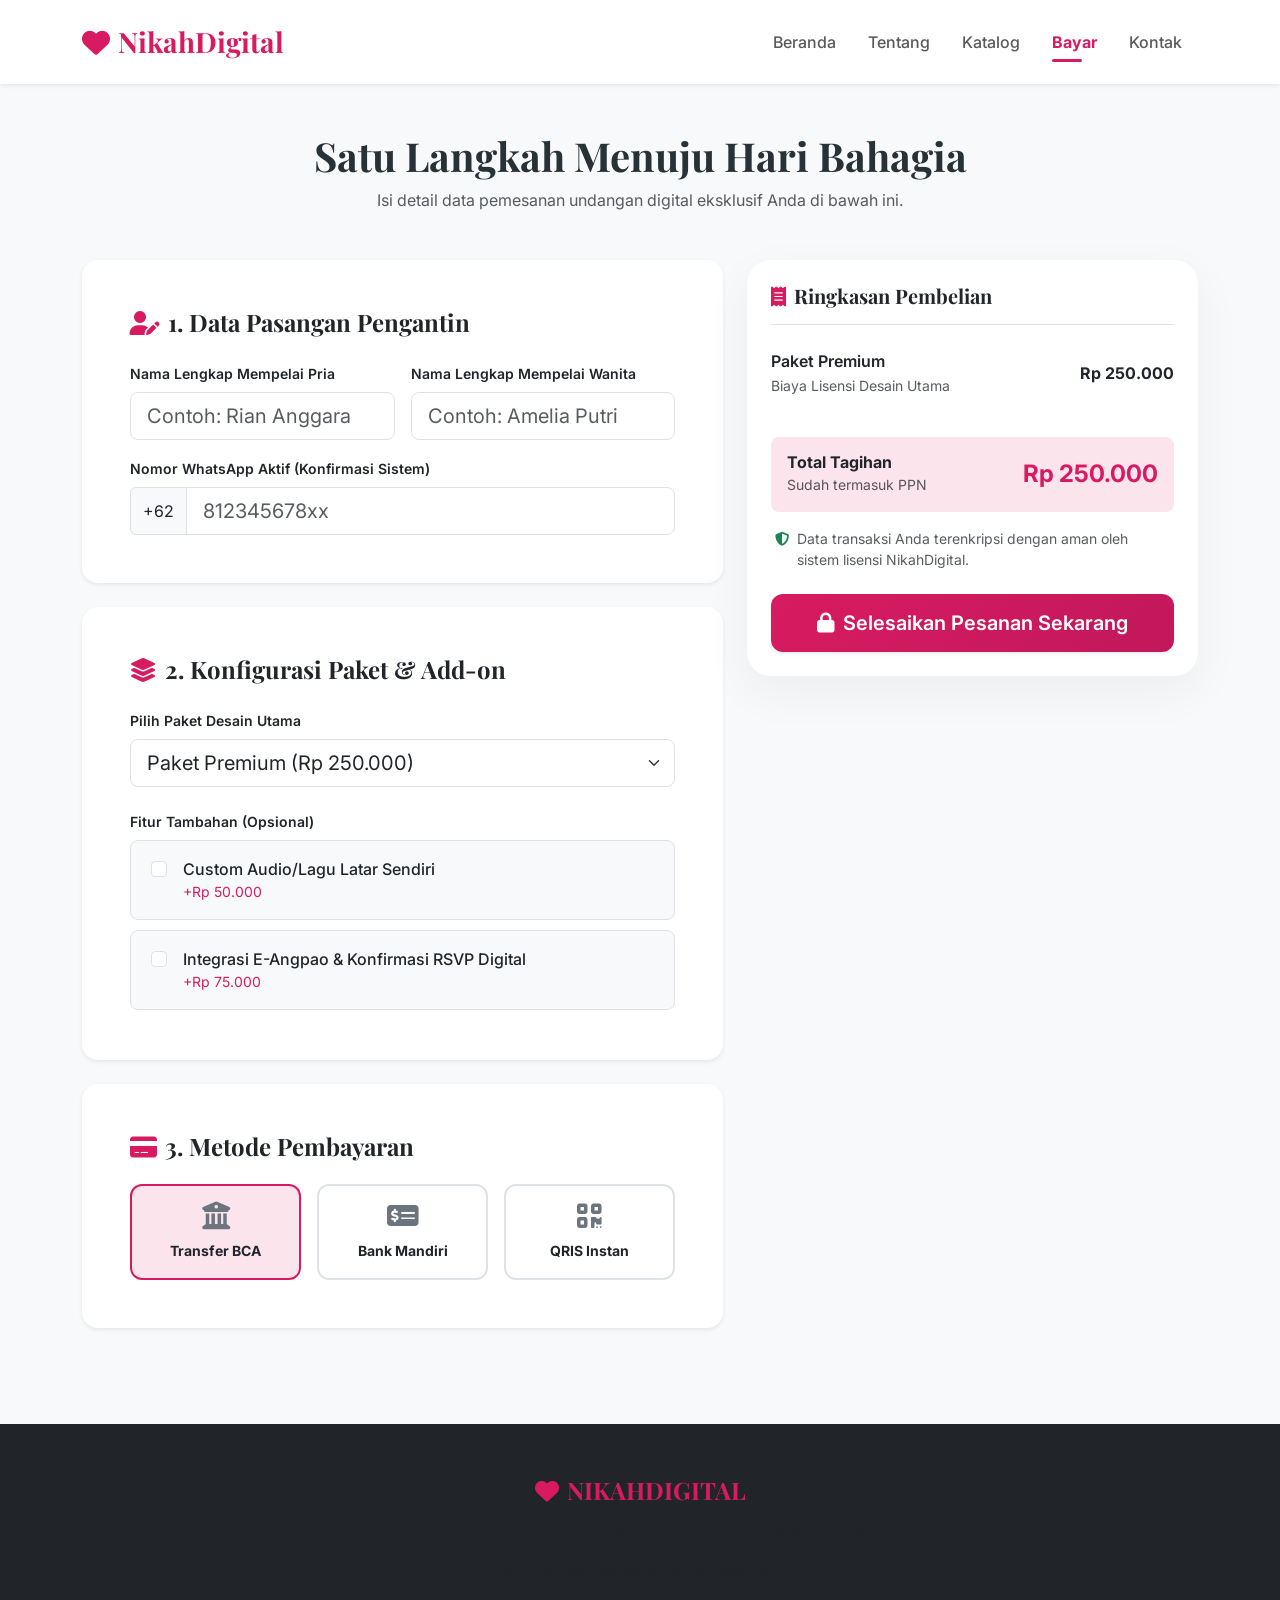
<file: bayar.html>
<!DOCTYPE html>
<html lang="id">
<head>
    <meta charset="UTF-8">
    <meta name="viewport" content="width=device-width, initial-scale=1.0">
    <title>NikahDigital - Formulir Pemesanan & Pembayaran</title>
    <!-- Bootstrap 5.3.0 -->
    <link href="https://cdn.jsdelivr.net/npm/bootstrap@5.3.0/dist/css/bootstrap.min.css" rel="stylesheet">
    <!-- Font Awesome untuk Ikon Modern -->
    <link rel="stylesheet" href="https://cdnjs.cloudflare.com/ajax/libs/font-awesome/6.4.0/css/all.min.css">
    <!-- Google Fonts: Playfair Display & Inter -->
    <link href="https://fonts.googleapis.com/css2?family=Inter:wght@300;400;500;600;700&family=Playfair+Display:wght@600;700&display=swap" rel="stylesheet">
    <!-- AOS (Animate On Scroll) -->
    <link href="https://unpkg.com/aos@2.3.1/dist/aos.css" rel="stylesheet">
    
    <style>
        :root {
            --primary-pink: #D81B60; /* Deep Pink Premium */
            --dark-pink: #880E4F;    /* Royal Burgundy */
            --hover-pink: #C2185B;   /* Magenta Medium */
            --light-pink: #FCE4EC;   /* Background Lembut */
            --dark-text: #263238;
        }

        body {
            font-family: 'Inter', sans-serif;
            color: var(--dark-text);
            background-color: #f8f9fa;
        }

        .font-serif {
            font-family: 'Playfair Display', serif;
        }

        .text-pink { color: var(--primary-pink) !important; }
        .bg-pink { background-color: var(--primary-pink) !important; }
        .bg-pink-light { background-color: var(--light-pink) !important; }
        
        /* Navbar Custom Line active */
        .navbar-brand { font-family: 'Playfair Display', serif; }
        .nav-link.active {
            color: var(--primary-pink) !important;
            position: relative;
        }
        .nav-link.active::after {
            content: ''; position: absolute; width: 30px; height: 3px;
            background: var(--primary-pink); bottom: 0; left: 1rem; border-radius: 2px;
        }

        /* Form Controls Custom Focus State */
        .form-control:focus, .form-select:focus {
            border-color: var(--primary-pink);
            box-shadow: 0 0 0 0.25rem rgba(216, 27, 96, 0.15);
        }

        /* Interactive Payment Methods Selection Box */
        .payment-method-box {
            border: 2px solid #dee2e6;
            border-radius: 12px;
            cursor: pointer;
            transition: all 0.3s ease;
        }
        .payment-method-box:hover {
            border-color: var(--primary-pink);
            background-color: #fff8f9;
        }
        .payment-radio:checked + .payment-method-box {
            border-color: var(--primary-pink);
            background-color: var(--light-pink);
        }

        /* Modernized Sticky Invoice Sidebar Card */
        .invoice-card {
            border: none;
            border-radius: 24px;
            background: white;
            box-shadow: 0 1rem 3rem rgba(0,0,0,0.05);
            position: sticky;
            top: 110px;
        }

        /* Custom Checkout Button Styling */
        .btn-checkout {
            background: linear-gradient(135deg, var(--primary-pink), var(--hover-pink));
            color: white; border: none; border-radius: 12px;
            font-weight: 600; padding: 14px; transition: all 0.3s;
        }
        .btn-checkout:hover {
            background: linear-gradient(135deg, var(--hover-pink), var(--dark-pink));
            color: white; transform: translateY(-2px);
            box-shadow: 0 6px 20px rgba(216, 27, 96, 0.3);
        }
    </style>
</head>
<body>

    <!-- NAVBAR -->
    <nav class="navbar navbar-expand-lg navbar-light bg-white sticky-top shadow-sm py-3">
        <div class="container">
            <a class="navbar-brand fw-bold text-pink fs-3" href="index.html">
                <i class="fa-solid fa-heart me-2"></i>NikahDigital
            </a>
            <button class="navbar-toggler" type="button" data-bs-toggle="collapse" data-bs-target="#navbarNav">
                <span class="navbar-toggler-icon"></span>
            </button>
            <div class="collapse navbar-collapse" id="navbarNav">
                <ul class="navbar-nav ms-auto align-items-center fw-medium">
                    <li class="nav-item"><a class="nav-link px-3" href="index.html">Beranda</a></li>
                    <li class="nav-item"><a class="nav-link px-3" href="tentang.html">Tentang</a></li>
                    <li class="nav-item"><a class="nav-link px-3" href="katalog.html">Katalog</a></li>
                    <li class="nav-item"><a class="nav-link active fw-bold px-3" href="bayar.html">Bayar</a></li>
                    <li class="nav-item"><a class="nav-link px-3" href="kontak.html">Kontak</a></li>
                </ul>
            </div>
        </div>
    </nav>

    <!-- FORM PEMBAYARAN UTAMA -->
    <section class="py-5">
        <div class="container">
            <div class="text-center mb-5" data-aos="fade-up">
                <h2 class="fw-bold font-serif display-6">Satu Langkah Menuju Hari Bahagia</h2>
                <p class="text-muted">Isi detail data pemesanan undangan digital eksklusif Anda di bawah ini.</p>
            </div>

            <div class="row g-4">
                <!-- PANEL KIRI: DATA FORMULIR -->
                <div class="col-lg-7" data-aos="fade-right">
                    <div class="card p-4 p-md-5 shadow-sm border-0 rounded-4 bg-white mb-4">
                        <h4 class="fw-bold font-serif mb-4 text-dark"><i class="fa-solid fa-user-pen text-pink me-2"></i>1. Data Pasangan Pengantin</h4>
                        <div class="row g-3">
                            <div class="col-md-6">
                                <label class="form-label small fw-semibold">Nama Lengkap Mempelai Pria</label>
                                <input type="text" id="pria" class="form-control form-control-lg" placeholder="Contoh: Rian Anggara" required>
                            </div>
                            <div class="col-md-6">
                                <label class="form-label small fw-semibold">Nama Lengkap Mempelai Wanita</label>
                                <input type="text" id="wanita" class="form-control form-control-lg" placeholder="Contoh: Amelia Putri" required>
                            </div>
                            <div class="col-11 col-md-12">
                                <label class="form-label small fw-semibold">Nomor WhatsApp Aktif (Konfirmasi Sistem)</label>
                                <div class="input-group">
                                    <span class="input-group-text bg-light">+62</span>
                                    <input type="tel" id="whatsapp" class="form-control form-control-lg" placeholder="812345678xx" required>
                                </div>
                            </div>
                        </div>
                    </div>

                    <div class="card p-4 p-md-5 shadow-sm border-0 rounded-4 bg-white mb-4">
                        <h4 class="fw-bold font-serif mb-4 text-dark"><i class="fa-solid fa-layer-group text-pink me-2"></i>2. Konfigurasi Paket & Add-on</h4>
                        
                        <div class="mb-4">
                            <label class="form-label small fw-semibold">Pilih Paket Desain Utama</label>
                            <select id="paket" class="form-select form-select-lg" onchange="hitungTotal()">
                                <option value="150000" data-nama="Paket Basic">Paket Basic (Rp 150.000)</option>
                                <option value="250000" data-nama="Paket Premium" selected>Paket Premium (Rp 250.000)</option>
                                <option value="400000" data-nama="Paket Eksklusif">Paket Eksklusif (Rp 400.000)</option>
                            </select>
                        </div>

                        <label class="form-label small fw-semibold d-block mb-2">Fitur Tambahan (Opsional)</label>
                        <div class="d-flex flex-column gap-2">
                            <div class="form-check p-3 border rounded-3 bg-light">
                                <input class="form-check-input addon ms-1 me-2" type="checkbox" value="50000" id="addon1" data-nama="Custom Lagu Sendiri" onchange="hitungTotal()">
                                <label class="form-check-label fw-medium ms-2" for="addon1">Custom Audio/Lagu Latar Sendiri <span class="text-pink small d-block fw-normal">+Rp 50.000</span></label>
                            </div>
                            <div class="form-check p-3 border rounded-3 bg-light">
                                <input class="form-check-input addon ms-1 me-2" type="checkbox" value="75000" id="addon2" data-nama="E-Angpao & RSVP" onchange="hitungTotal()">
                                <label class="form-check-label fw-medium ms-2" for="addon2">Integrasi E-Angpao & Konfirmasi RSVP Digital <span class="text-pink small d-block fw-normal">+Rp 75.000</span></label>
                            </div>
                        </div>
                    </div>

                    <div class="card p-4 p-md-5 shadow-sm border-0 rounded-4 bg-white">
                        <h4 class="fw-bold font-serif mb-4 text-dark"><i class="fa-solid fa-credit-card text-pink me-2"></i>3. Metode Pembayaran</h4>
                        <div class="row g-3">
                            <div class="col-6 col-md-4">
                                <input type="radio" class="btn-check payment-radio" name="payment" id="payBca" checked>
                                <label class="payment-method-box p-3 text-center w-100 d-block" for="payBca">
                                    <i class="fa-solid fa-building-columns fs-3 text-secondary d-block mb-2"></i>
                                    <span class="fw-bold small text-dark">Transfer BCA</span>
                                </label>
                            </div>
                            <div class="col-6 col-md-4">
                                <input type="radio" class="btn-check payment-radio" name="payment" id="payMandiri">
                                <label class="payment-method-box p-3 text-center w-100 d-block" for="payMandiri">
                                    <i class="fa-solid fa-money-check-dollar fs-3 text-secondary d-block mb-2"></i>
                                    <span class="fw-bold small text-dark">Bank Mandiri</span>
                                </label>
                            </div>
                            <div class="col-6 col-md-4">
                                <input type="radio" class="btn-check payment-radio" name="payment" id="payQris">
                                <label class="payment-method-box p-3 text-center w-100 d-block" for="payQris">
                                    <i class="fa-solid fa-qrcode fs-3 text-secondary d-block mb-2"></i>
                                    <span class="fw-bold small text-dark">QRIS Instan</span>
                                </label>
                            </div>
                        </div>
                    </div>
                </div>

                <!-- PANEL KANAN: LIVE RINGKASAN INVOICE -->
                <div class="col-lg-5" data-aos="fade-left">
                    <div class="card p-4 invoice-card">
                        <h5 class="fw-bold font-serif border-bottom pb-3 text-dark"><i class="fa-solid fa-receipt text-pink me-2"></i>Ringkasan Pembelian</h5>
                        
                        <div class="py-3 d-flex justify-content-between align-items-center">
                            <div>
                                <span class="fw-semibold d-block text-dark" id="invoicePaketNama">Paket Premium</span>
                                <small class="text-muted">Biaya Lisensi Desain Utama</small>
                            </div>
                            <span class="fw-bold text-dark" id="invoicePaketHarga">Rp 250.000</span>
                        </div>

                        <div id="invoiceAddonContainer" class="border-top pt-2" style="display:none;">
                            <small class="text-muted fw-bold text-uppercase d-block mb-2">Fitur Tambahan:</small>
                            <div id="addonList"></div>
                        </div>

                        <div class="bg-pink-light p-3 rounded-3 mt-4 d-flex justify-content-between align-items-center">
                            <div>
                                <h6 class="mb-0 fw-bold text-dark">Total Tagihan</h6>
                                <small class="text-muted small">Sudah termasuk PPN</small>
                            </div>
                            <h4 class="mb-0 text-pink fw-bold" id="displayTotal">Rp 250.000</h4>
                        </div>

                        <div class="text-muted small d-flex gap-2 mt-3 mb-4 px-1">
                            <i class="fa-solid fa-shield-halved text-success mt-1"></i>
                            <span>Data transaksi Anda terenkripsi dengan aman oleh sistem lisensi NikahDigital.</span>
                        </div>

                        <button class="btn btn-checkout w-100 btn-lg shadow-sm" onclick="prosesBayar()">
                            <i class="fa-solid fa-lock me-2"></i>Selesaikan Pesanan Sekarang
                        </button>
                    </div>
                </div>
            </div>
        </div>
    </section>

    <!-- FOOTER -->
    <footer class="bg-dark text-white py-5 mt-5">
        <div class="container text-center">
            <p class="mb-2 fw-bold text-uppercase font-serif text-pink fs-4"><i class="fa-solid fa-heart me-2"></i>NikahDigital</p>
            <p class="text-muted small mb-4">Platform pembuatan website undangan digital yang praktis, estetik, dan efisien.</p>
            <p class="mb-0 text-muted small">&copy; 2026 NikahDigital. All Rights Reserved.</p>
        </div>
    </footer>

    <!-- LOGIC SYSTEM JAVASCRIPT & DATA BINDING -->
    <script>
function hitungTotal() {
    let paketSelect = document.getElementById('paket');
    let hargaPaket = parseInt(paketSelect.value);
    let namaPaket = paketSelect.options[paketSelect.selectedIndex].getAttribute('data-nama');

    // Update live invoice info paket utama
    document.getElementById('invoicePaketNama').innerText = namaPaket;
    document.getElementById('invoicePaketHarga').innerText = 'Rp ' + hargaPaket.toLocaleString('id-ID');

    let addons = document.querySelectorAll('.addon');
    let totalAddon = 0;
    let addonHtml = '';
    let hasAddon = false;

    addons.forEach(addon => {
        if(addon.checked) {
            hasAddon = true;
            let hargaAddon = parseInt(addon.value);
            let namaAddon = addon.getAttribute('data-nama');
            totalAddon += hargaAddon;

            // Buat list item baru untuk summary invoice sidebar
            addonHtml += `
                <div class="d-flex justify-content-between align-items-center mb-2">
                    <span class="small text-secondary"><i class="fa-solid fa-plus text-pink me-1 small"></i>${namaAddon}</span>
                    <span class="small text-dark fw-medium">Rp ${hargaAddon.toLocaleString('id-ID')}</span>
                </div>`;
        }
    });

    // Tampilkan atau sembunyikan section addon di invoice jika tidak diceklis
    let addonContainer = document.getElementById('invoiceAddonContainer');
    if(hasAddon) {
        addonContainer.style.display = 'block';
        document.getElementById('addonList').innerHTML = addonHtml;
    } else {
        addonContainer.style.display = 'none';
    }

    let totalSemua = hargaPaket + totalAddon;
    document.getElementById('displayTotal').innerText = 'Rp ' + totalSemua.toLocaleString('id-ID');
}

function prosesBayar() {
    let namaPria = document.getElementById('pria').value.trim();
    let namaWanita = document.getElementById('wanita').value.trim();
    let noWa = document.getElementById('whatsapp').value.trim();
    let totalBayar = document.getElementById('displayTotal').innerText;

    // Mendapatkan metode pembayaran yang dipilih pelanggan
    let metodeBayar = "Transfer Bank";
    if(document.getElementById('payBca').checked) metodeBayar = "Transfer BCA";
    if(document.getElementById('payMandiri').checked) metodeBayar = "Bank Mandiri";
    if(document.getElementById('payQris').checked) metodeBayar = "QRIS Instan";

    if(namaPria === "" || namaWanita === "" || noWa === "") {
        alert("Mohon lengkapi data pasangan pengantin dan nomor WhatsApp Anda terlebih dahulu.");
        return;
    }

    // Teks otomatis yang akan masuk ke WhatsApp Anda
    let teksWa = `Halo NikahDigital, saya ingin mengonfirmasi pesanan Undangan Pernikahan.\n\n` +
                 `🤵 Mempelai Pria: ${namaPria}\n` +
                 `👰 Mempelai Wanita: ${namaWanita}\n` +
                 `📱 No. WhatsApp Klien: +62${noWa}\n` +
                 `💳 Metode Pembayaran: ${metodeBayar}\n` +
                 `💰 *Total Pembayaran:* ${totalBayar}\n\n` +
                 `Mohon kirimkan detail petunjuk pembayaran/proses selanjutnya. Terima kasih!`;
    
    // NOMOR WHATSAPP ANDA SUDAH DIINTEGRASIKAN DI SINI
    let urlWhatsapp = `https://api.whatsapp.com/send?phone=6285896132557&text=${encodeURIComponent(teksWa)}`;
    
    // Buka tab WhatsApp otomatis ke nomor Anda
    window.open(urlWhatsapp, '_blank');
}

// Jalankan kalkulator total harga saat pertama kali halaman dimuat
window.onload = function() {
    hitungTotal();
};
    </script>
    
    <!-- Bootstrap & AOS Animation JS -->
    <script src="https://cdn.jsdelivr.net/npm/bootstrap@5.3.0/dist/js/bootstrap.bundle.min.js"></script>
    <script src="https://unpkg.com/aos@2.3.1/dist/aos.js"></script>
    <script>
        AOS.init({ once: true });
    </script>
</body>
</html>
</file>
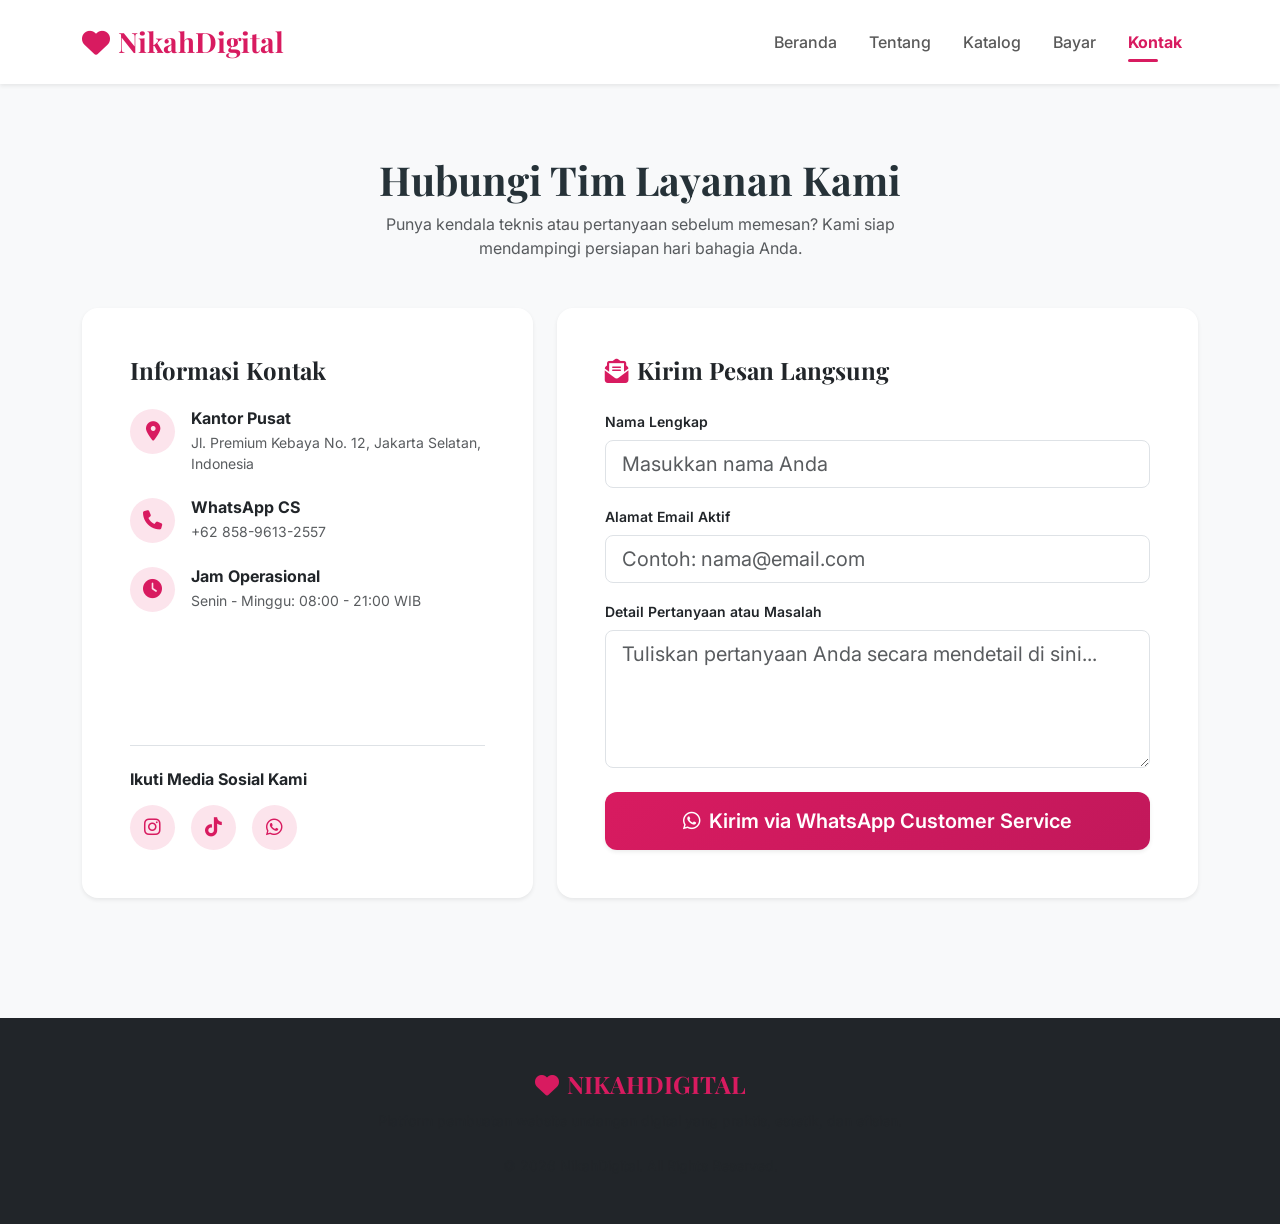
<file: kontak.html>
<!DOCTYPE html>
<html lang="id">
<head>
    <meta charset="UTF-8">
    <meta name="viewport" content="width=device-width, initial-scale=1.0">
    <title>NikahDigital - Hubungi Kami</title>
    <link href="https://cdn.jsdelivr.net/npm/bootstrap@5.3.0/dist/css/bootstrap.min.css" rel="stylesheet">
    <link rel="stylesheet" href="https://cdnjs.cloudflare.com/ajax/libs/font-awesome/6.4.0/css/all.min.css">
    <link href="https://fonts.googleapis.com/css2?family=Inter:wght@300;400;500;600;700&family=Playfair+Display:wght@600;700&display=swap" rel="stylesheet">
    <link href="https://unpkg.com/aos@2.3.1/dist/aos.css" rel="stylesheet">
    
    <style>
        :root {
            --primary-pink: #D81B60; /* Deep Pink Premium */
            --dark-pink: #880E4F;    /* Royal Burgundy */
            --hover-pink: #C2185B;   /* Magenta Medium */
            --light-pink: #FCE4EC;   /* Background Lembut */
            --dark-text: #263238;
        }

        body {
            font-family: 'Inter', sans-serif;
            color: var(--dark-text);
            background-color: #f8f9fa;
        }

        .font-serif {
            font-family: 'Playfair Display', serif;
        }

        .text-pink { color: var(--primary-pink) !important; }
        .bg-pink { background-color: var(--primary-pink) !important; }
        .bg-pink-light { background-color: var(--light-pink) !important; }
        
        /* Navbar Custom Line active */
        .navbar-brand { font-family: 'Playfair Display', serif; }
        .nav-link.active {
            color: var(--primary-pink) !important;
            position: relative;
        }
        .nav-link.active::after {
            content: ''; position: absolute; width: 30px; height: 3px;
            background: var(--primary-pink); bottom: 0; left: 1rem; border-radius: 2px;
        }

        /* Form Controls Custom Focus State */
        .form-control:focus, .form-select:focus {
            border-color: var(--primary-pink);
            box-shadow: 0 0 0 0.25rem rgba(216, 27, 96, 0.15);
        }

        /* Info Card Styling */
        .info-social-icon {
            width: 45px;
            height: 45px;
            display: flex;
            align-items: center;
            justify-content: center;
            border-radius: 50%;
            background-color: var(--light-pink);
            color: var(--primary-pink);
            font-size: 1.2rem;
            transition: all 0.3s ease;
        }
        .info-social-icon:hover {
            background-color: var(--primary-pink);
            color: white;
            transform: scale(1.1);
        }

        /* Custom Submit Button Styling */
        .btn-send {
            background: linear-gradient(135deg, var(--primary-pink), var(--hover-pink));
            color: white; border: none; border-radius: 12px;
            font-weight: 600; padding: 14px; transition: all 0.3s;
        }
        .btn-send:hover {
            background: linear-gradient(135deg, var(--hover-pink), var(--dark-pink));
            color: white; transform: translateY(-2px);
            box-shadow: 0 6px 20px rgba(216, 27, 96, 0.3);
        }
    </style>
</head>
<body>

    <nav class="navbar navbar-expand-lg navbar-light bg-white sticky-top shadow-sm py-3">
        <div class="container">
            <a class="navbar-brand fw-bold text-pink fs-3" href="index.html">
                <i class="fa-solid fa-heart me-2"></i>NikahDigital
            </a>
            <button class="navbar-toggler" type="button" data-bs-toggle="collapse" data-bs-target="#navbarNav">
                <span class="navbar-toggler-icon"></span>
            </button>
            <div class="collapse navbar-collapse" id="navbarNav">
                <ul class="navbar-nav ms-auto align-items-center fw-medium">
                    <li class="nav-item"><a class="nav-link px-3" href="index.html">Beranda</a></li>
                    <li class="nav-item"><a class="nav-link px-3" href="tentang.html">Tentang</a></li>
                    <li class="nav-item"><a class="nav-link px-3" href="katalog.html">Katalog</a></li>
                    <li class="nav-item"><a class="nav-link px-3" href="bayar.html">Bayar</a></li>
                    <li class="nav-item"><a class="nav-link active fw-bold px-3" href="kontak.html">Kontak</a></li>
                </ul>
            </div>
        </div>
    </nav>

    <section class="py-5">
        <div class="container py-4">
            <div class="text-center mb-5" data-aos="fade-up">
                <h2 class="fw-bold font-serif display-6">Hubungi Tim Layanan Kami</h2>
                <p class="text-muted mx-auto" style="max-width: 550px;">Punya kendala teknis atau pertanyaan sebelum memesan? Kami siap mendampingi persiapan hari bahagia Anda.</p>
            </div>

            <div class="row g-4 align-items-stretch">
                <div class="col-lg-5" data-aos="fade-right">
                    <div class="card p-4 p-md-5 border-0 shadow-sm rounded-4 bg-white h-100 d-flex flex-column justify-content-between">
                        <div>
                            <h4 class="fw-bold font-serif mb-4 text-dark">Informasi Kontak</h4>
                            
                            <div class="d-flex gap-3 mb-4">
                                <div class="info-social-icon flex-shrink-0"><i class="fa-solid fa-location-dot"></i></div>
                                <div>
                                    <h6 class="fw-bold mb-1">Kantor Pusat</h6>
                                    <p class="text-muted small mb-0">Jl. Premium Kebaya No. 12, Jakarta Selatan, Indonesia</p>
                                </div>
                            </div>

                            <div class="d-flex gap-3 mb-4">
                                <div class="info-social-icon flex-shrink-0"><i class="fa-solid fa-phone"></i></div>
                                <div>
                                    <h6 class="fw-bold mb-1">WhatsApp CS</h6>
                                    <p class="text-muted small mb-0">+62 858-9613-2557</p>
                                </div>
                            </div>

                            <div class="d-flex gap-3 mb-4">
                                <div class="info-social-icon flex-shrink-0"><i class="fa-solid fa-clock"></i></div>
                                <div>
                                    <h6 class="fw-bold mb-1">Jam Operasional</h6>
                                    <p class="text-muted small mb-0">Senin - Minggu: 08:00 - 21:00 WIB</p>
                                </div>
                            </div>
                        </div>

                        <div class="border-top pt-4">
                            <h6 class="fw-bold text-dark mb-3">Ikuti Media Sosial Kami</h6>
                            <div class="d-flex gap-3">
                                <a href="#" class="info-social-icon text-decoration-none"><i class="fa-brands fa-instagram"></i></a>
                                <a href="#" class="info-social-icon text-decoration-none"><i class="fa-brands fa-tiktok"></i></a>
                                <a href="#" class="info-social-icon text-decoration-none"><i class="fa-brands fa-whatsapp"></i></a>
                            </div>
                        </div>
                    </div>
                </div>

                <div class="col-lg-7" data-aos="fade-left">
                    <div class="card p-4 p-md-5 border-0 shadow-sm rounded-4 bg-white h-100">
                        <h4 class="fw-bold font-serif mb-4 text-dark"><i class="fa-solid fa-envelope-open-text text-pink me-2"></i>Kirim Pesan Langsung</h4>
                        
                        <form id="formKontak" onsubmit="kirimPesan(event)">
                            <div class="mb-3">
                                <label class="form-label small fw-semibold">Nama Lengkap</label>
                                <input type="text" class="form-control form-control-lg" placeholder="Masukkan nama Anda" required id="nama">
                            </div>
                            <div class="mb-3">
                                <label class="form-label small fw-semibold">Alamat Email Aktif</label>
                                <input type="email" class="form-control form-control-lg" placeholder="Contoh: nama@email.com" required id="email">
                            </div>
                            <div class="mb-4">
                                <label class="form-label small fw-semibold">Detail Pertanyaan atau Masalah</label>
                                <textarea class="form-control form-control-lg" rows="4" placeholder="Tuliskan pertanyaan Anda secara mendetail di sini..." required id="pesan"></textarea>
                            </div>
                            
                            <button type="submit" class="btn btn-send w-100 btn-lg shadow-sm">
                                <i class="fa-brands fa-whatsapp me-2"></i>Kirim via WhatsApp Customer Service
                            </button>
                        </form>
                    </div>
                </div>
            </div>
        </div>
    </section>

    <footer class="bg-dark text-white py-5 mt-5">
        <div class="container text-center">
            <p class="mb-2 fw-bold text-uppercase font-serif text-pink fs-4"><i class="fa-solid fa-heart me-2"></i>NikahDigital</p>
            <p class="text-muted small mb-4">Platform pembuatan website undangan digital yang praktis, estetik, dan efisien.</p>
            <p class="mb-0 text-muted small">&copy; 2026 NikahDigital. All Rights Reserved.</p>
        </div>
    </footer>

    <script>
        function kirimPesan(event) {
            event.preventDefault(); // Mencegah reload halaman bawaan form

            let nama = document.getElementById('nama').value.trim();
            let email = document.getElementById('email').value.trim();
            let pesan = document.getElementById('pesan').value.trim();

            // Membuat format pesan teks yang rapi dan profesional untuk dibaca Admin
            let teksWa = `Halo Admin NikahDigital, saya ingin bertanya terkait layanan Undangan Digital.\n\n` +
                         `👤 *Nama Pengirim:* ${nama}\n` +
                         `✉️ *Email:* ${email}\n\n` +
                         `📝 *Isi Pertanyaan/Pesan:*\n"${pesan}"\n\n` +
                         `Mohon bantuannya ya, terima kasih!`;

            // Menggunakan nomor WhatsApp target yang diamanatkan: 085896132557 (Format internasional: 6285896132557)
            let urlWhatsapp = `https://api.whatsapp.com/send?phone=6285896132557&text=${encodeURIComponent(teksWa)}`;

            // Membuka jendela obrolan WhatsApp baru secara otomatis
            window.open(urlWhatsapp, '_blank');

            // Mereset isi form input setelah klik kirim
            document.getElementById('formKontak').reset();
        }
    </script>
    
    <script src="https://cdn.jsdelivr.net/npm/bootstrap@5.3.0/dist/js/bootstrap.bundle.min.js"></script>
    <script src="https://unpkg.com/aos@2.3.1/dist/aos.js"></script>
    <script>
        AOS.init({ once: true });
    </script>
</body>
</html>
</file>
